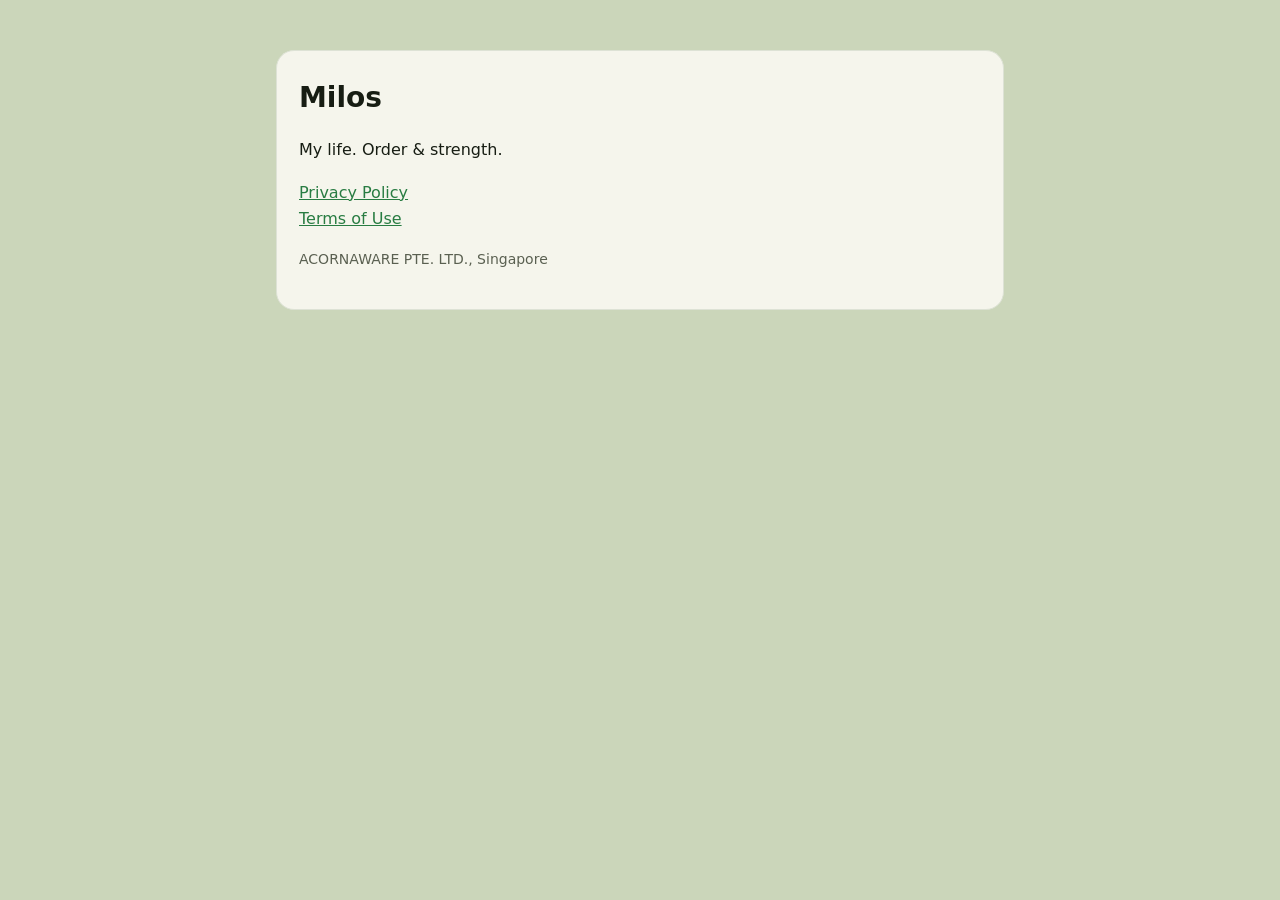
<file: index.html>
<!doctype html><html lang="en"><head><meta charset="utf-8"><meta name="viewport" content="width=device-width,initial-scale=1"><title>Milos</title><link rel="stylesheet" href="style.css"></head>
<body><main><article><h1>Milos</h1><p>My life. Order &amp; strength.</p><p><a href="privacy.html">Privacy Policy</a><br><a href="terms.html">Terms of Use</a></p><p class="muted">ACORNAWARE PTE. LTD., Singapore</p></article></main></body></html>
</file>
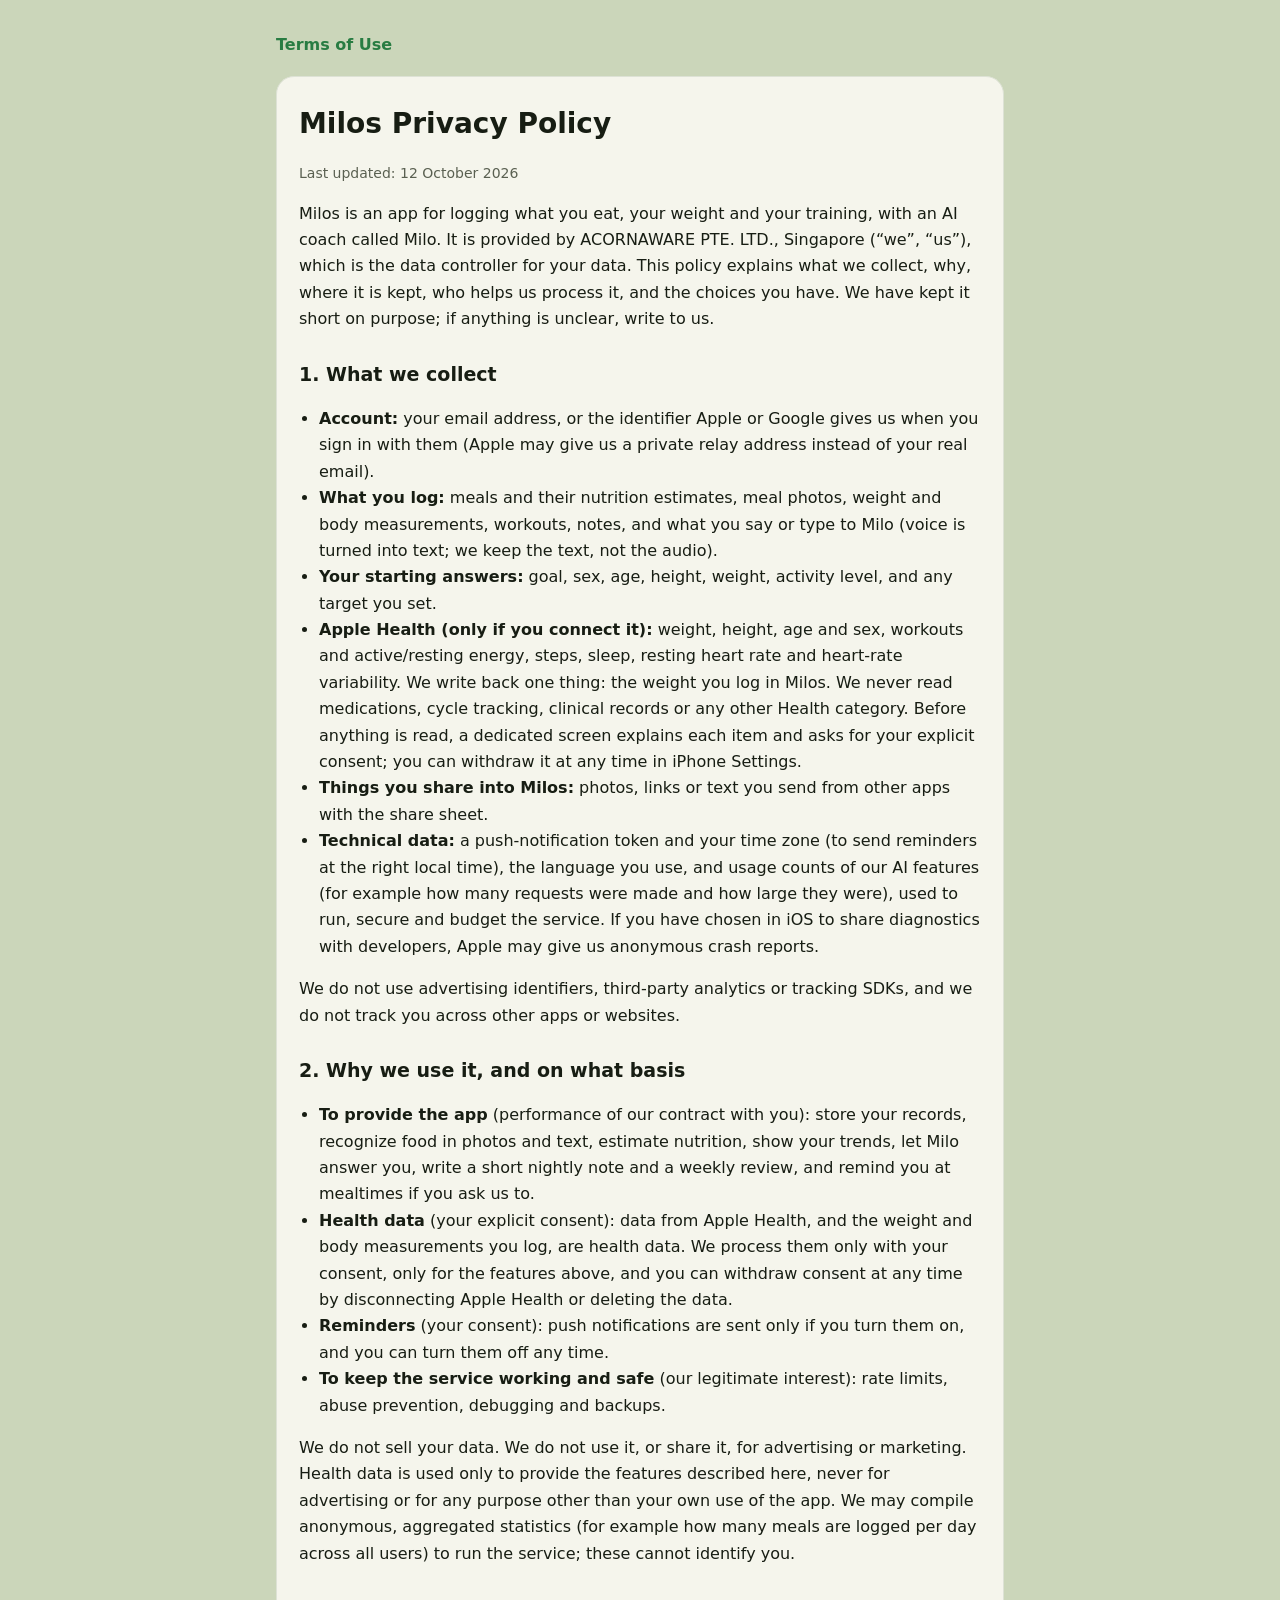
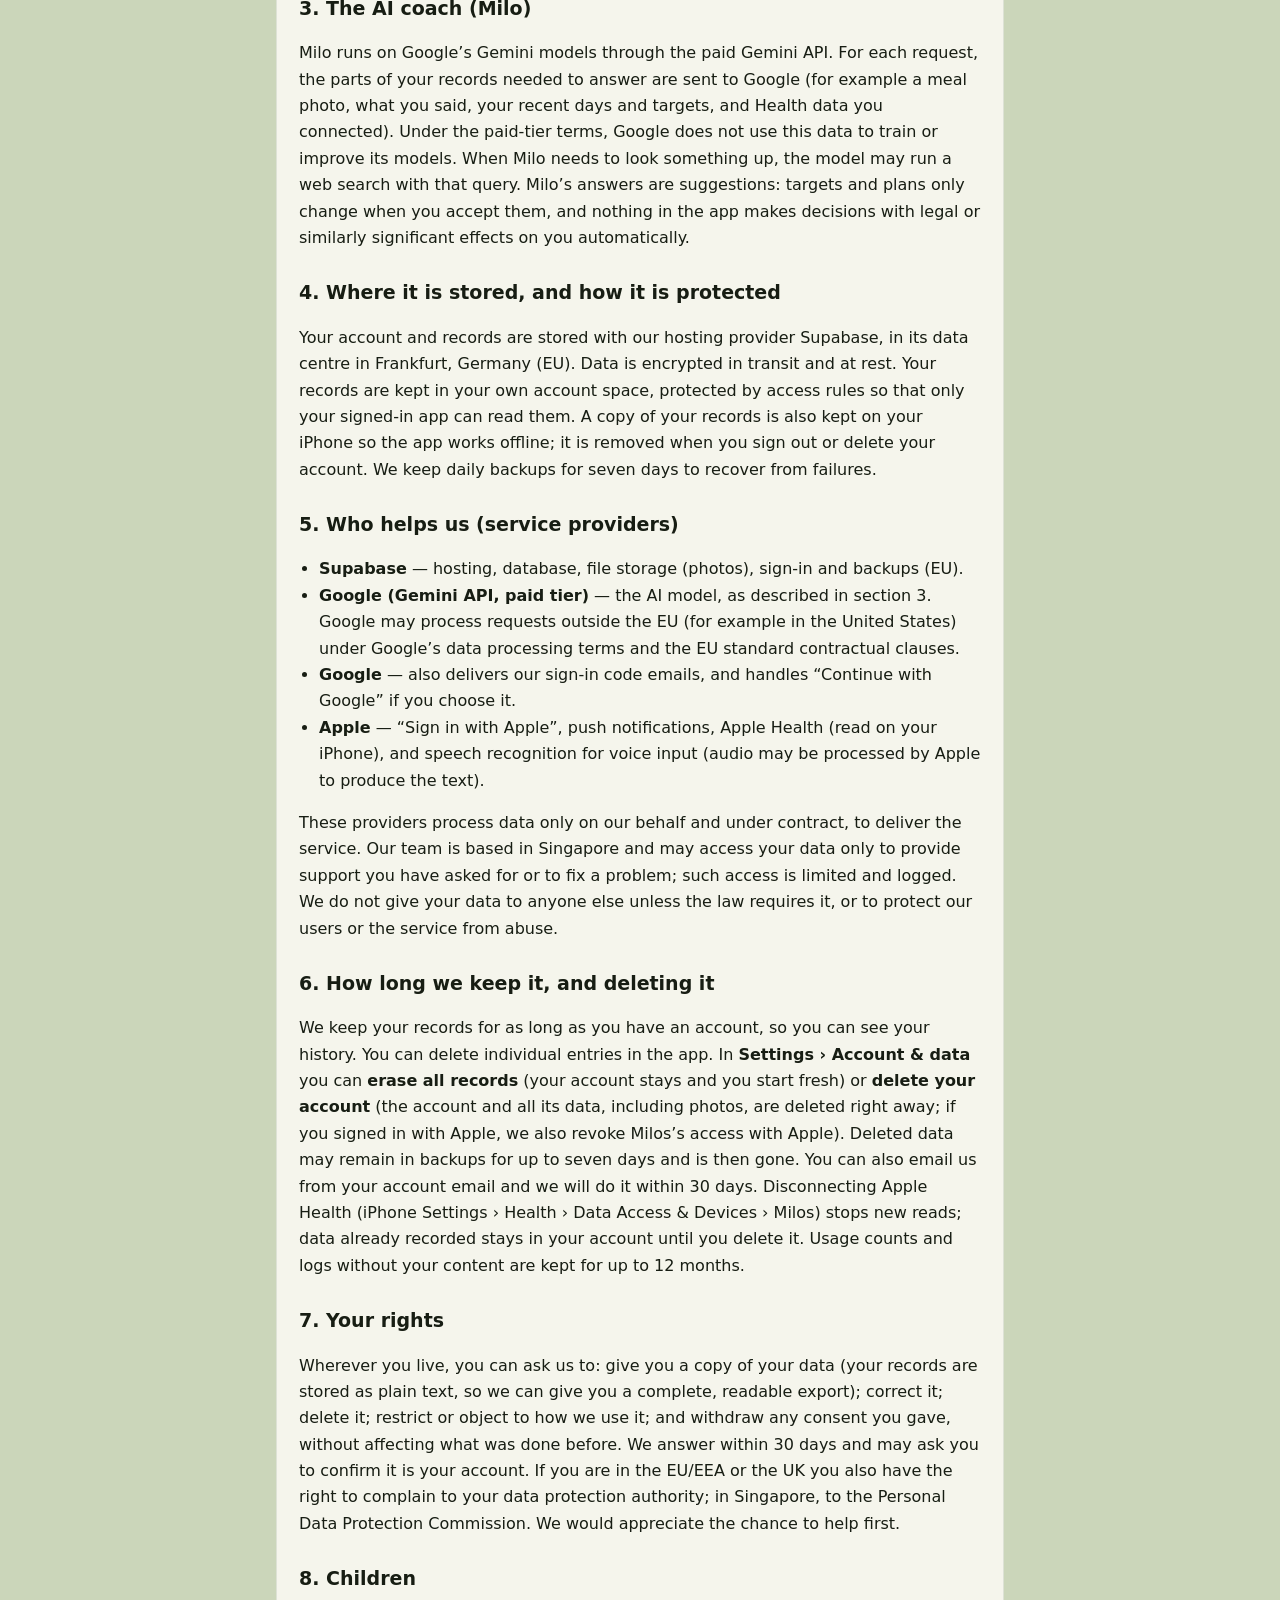
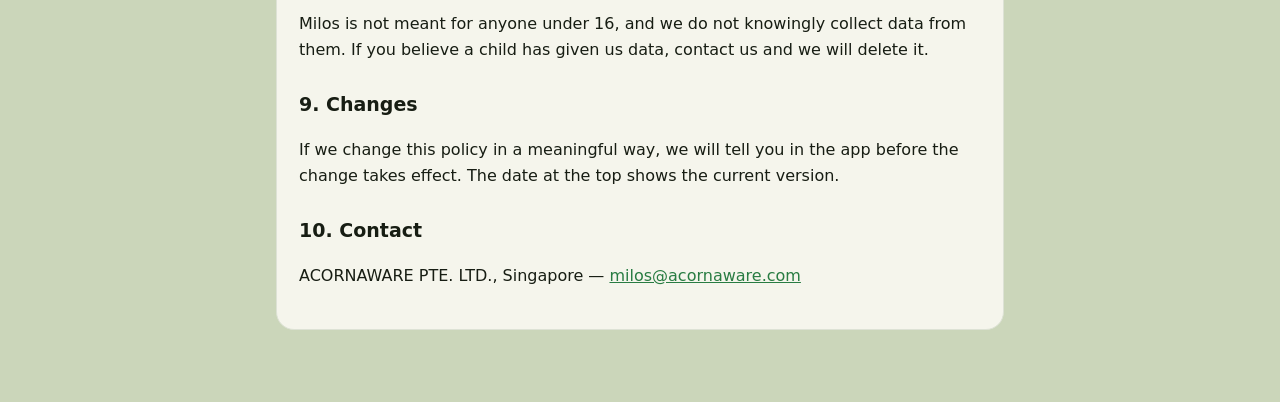
<file: privacy.html>
<!doctype html><html lang="en"><head><meta charset="utf-8"><meta name="viewport" content="width=device-width,initial-scale=1">
<title>Milos Privacy Policy</title><link rel="stylesheet" href="style.css"></head><body><main>
<nav><a href="terms.html">Terms of Use</a></nav>
<article id="en">
<h1>Milos Privacy Policy</h1>
<p class="muted">Last updated: 12 October 2026</p>
<p>Milos is an app for logging what you eat, your weight and your training, with an AI coach called Milo. It is provided by ACORNAWARE PTE. LTD., Singapore (“we”, “us”), which is the data controller for your data. This policy explains what we collect, why, where it is kept, who helps us process it, and the choices you have. We have kept it short on purpose; if anything is unclear, write to us.</p>

<h2>1. What we collect</h2>
<ul>
<li><b>Account:</b> your email address, or the identifier Apple or Google gives us when you sign in with them (Apple may give us a private relay address instead of your real email).</li>
<li><b>What you log:</b> meals and their nutrition estimates, meal photos, weight and body measurements, workouts, notes, and what you say or type to Milo (voice is turned into text; we keep the text, not the audio).</li>
<li><b>Your starting answers:</b> goal, sex, age, height, weight, activity level, and any target you set.</li>
<li><b>Apple Health (only if you connect it):</b> weight, height, age and sex, workouts and active/resting energy, steps, sleep, resting heart rate and heart-rate variability. We write back one thing: the weight you log in Milos. We never read medications, cycle tracking, clinical records or any other Health category. Before anything is read, a dedicated screen explains each item and asks for your explicit consent; you can withdraw it at any time in iPhone Settings.</li>
<li><b>Things you share into Milos:</b> photos, links or text you send from other apps with the share sheet.</li>
<li><b>Technical data:</b> a push-notification token and your time zone (to send reminders at the right local time), the language you use, and usage counts of our AI features (for example how many requests were made and how large they were), used to run, secure and budget the service. If you have chosen in iOS to share diagnostics with developers, Apple may give us anonymous crash reports.</li>
</ul>
<p>We do not use advertising identifiers, third-party analytics or tracking SDKs, and we do not track you across other apps or websites.</p>

<h2>2. Why we use it, and on what basis</h2>
<ul>
<li><b>To provide the app</b> (performance of our contract with you): store your records, recognize food in photos and text, estimate nutrition, show your trends, let Milo answer you, write a short nightly note and a weekly review, and remind you at mealtimes if you ask us to.</li>
<li><b>Health data</b> (your explicit consent): data from Apple Health, and the weight and body measurements you log, are health data. We process them only with your consent, only for the features above, and you can withdraw consent at any time by disconnecting Apple Health or deleting the data.</li>
<li><b>Reminders</b> (your consent): push notifications are sent only if you turn them on, and you can turn them off any time.</li>
<li><b>To keep the service working and safe</b> (our legitimate interest): rate limits, abuse prevention, debugging and backups.</li>
</ul>
<p>We do not sell your data. We do not use it, or share it, for advertising or marketing. Health data is used only to provide the features described here, never for advertising or for any purpose other than your own use of the app. We may compile anonymous, aggregated statistics (for example how many meals are logged per day across all users) to run the service; these cannot identify you.</p>

<h2>3. The AI coach (Milo)</h2>
<p>Milo runs on Google’s Gemini models through the paid Gemini API. For each request, the parts of your records needed to answer are sent to Google (for example a meal photo, what you said, your recent days and targets, and Health data you connected). Under the paid-tier terms, Google does not use this data to train or improve its models. When Milo needs to look something up, the model may run a web search with that query. Milo’s answers are suggestions: targets and plans only change when you accept them, and nothing in the app makes decisions with legal or similarly significant effects on you automatically.</p>

<h2>4. Where it is stored, and how it is protected</h2>
<p>Your account and records are stored with our hosting provider Supabase, in its data centre in Frankfurt, Germany (EU). Data is encrypted in transit and at rest. Your records are kept in your own account space, protected by access rules so that only your signed-in app can read them. A copy of your records is also kept on your iPhone so the app works offline; it is removed when you sign out or delete your account. We keep daily backups for seven days to recover from failures.</p>

<h2>5. Who helps us (service providers)</h2>
<ul>
<li><b>Supabase</b> — hosting, database, file storage (photos), sign-in and backups (EU).</li>
<li><b>Google (Gemini API, paid tier)</b> — the AI model, as described in section 3. Google may process requests outside the EU (for example in the United States) under Google’s data processing terms and the EU standard contractual clauses.</li>
<li><b>Google</b> — also delivers our sign-in code emails, and handles “Continue with Google” if you choose it.</li>
<li><b>Apple</b> — “Sign in with Apple”, push notifications, Apple Health (read on your iPhone), and speech recognition for voice input (audio may be processed by Apple to produce the text).</li>
</ul>
<p>These providers process data only on our behalf and under contract, to deliver the service. Our team is based in Singapore and may access your data only to provide support you have asked for or to fix a problem; such access is limited and logged. We do not give your data to anyone else unless the law requires it, or to protect our users or the service from abuse.</p>

<h2>6. How long we keep it, and deleting it</h2>
<p>We keep your records for as long as you have an account, so you can see your history. You can delete individual entries in the app. In <b>Settings › Account &amp; data</b> you can <b>erase all records</b> (your account stays and you start fresh) or <b>delete your account</b> (the account and all its data, including photos, are deleted right away; if you signed in with Apple, we also revoke Milos’s access with Apple). Deleted data may remain in backups for up to seven days and is then gone. You can also email us from your account email and we will do it within 30 days. Disconnecting Apple Health (iPhone Settings › Health › Data Access &amp; Devices › Milos) stops new reads; data already recorded stays in your account until you delete it. Usage counts and logs without your content are kept for up to 12 months.</p>

<h2>7. Your rights</h2>
<p>Wherever you live, you can ask us to: give you a copy of your data (your records are stored as plain text, so we can give you a complete, readable export); correct it; delete it; restrict or object to how we use it; and withdraw any consent you gave, without affecting what was done before. We answer within 30 days and may ask you to confirm it is your account. If you are in the EU/EEA or the UK you also have the right to complain to your data protection authority; in Singapore, to the Personal Data Protection Commission. We would appreciate the chance to help first.</p>

<h2>8. Children</h2>
<p>Milos is not meant for anyone under 16, and we do not knowingly collect data from them. If you believe a child has given us data, contact us and we will delete it.</p>

<h2>9. Changes</h2>
<p>If we change this policy in a meaningful way, we will tell you in the app before the change takes effect. The date at the top shows the current version.</p>

<h2>10. Contact</h2>
<p>ACORNAWARE PTE. LTD., Singapore — <a href="mailto:milos@acornaware.com">milos@acornaware.com</a></p>
</article>

</main></body></html>
</file>
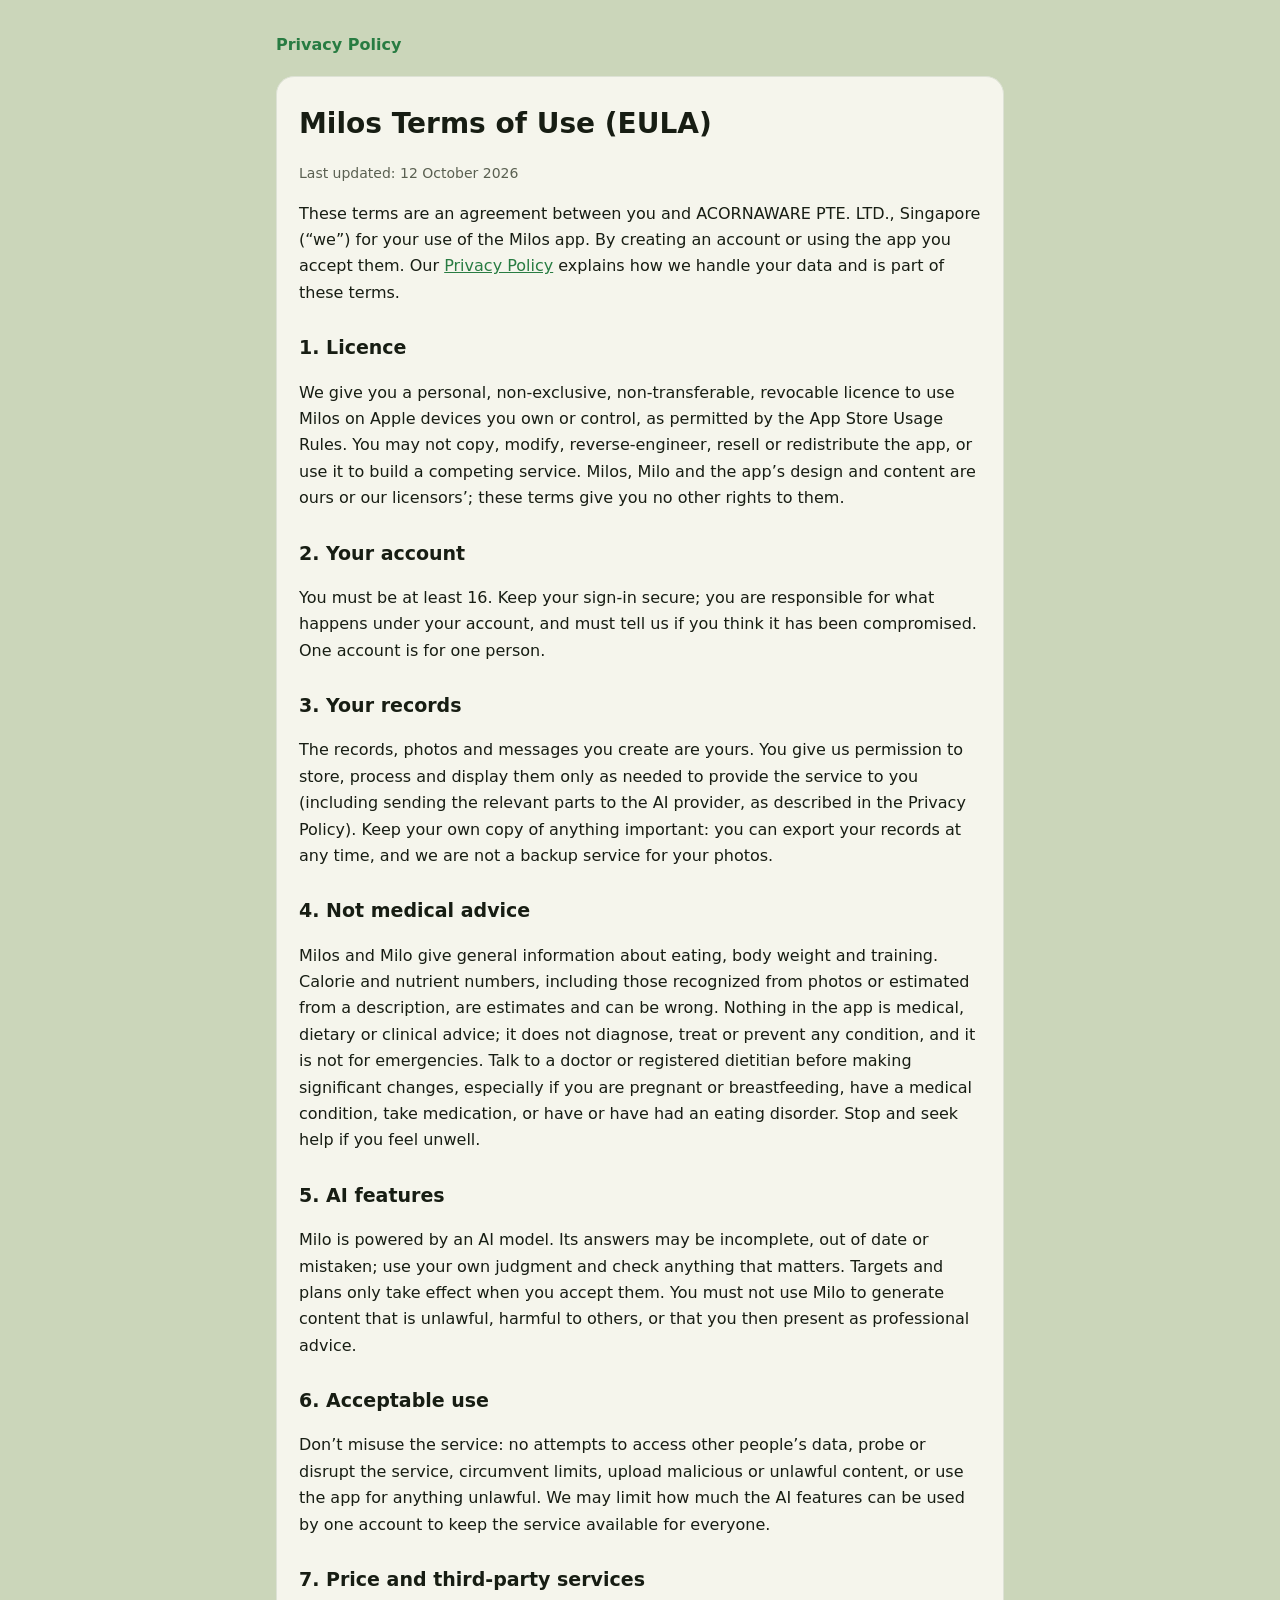
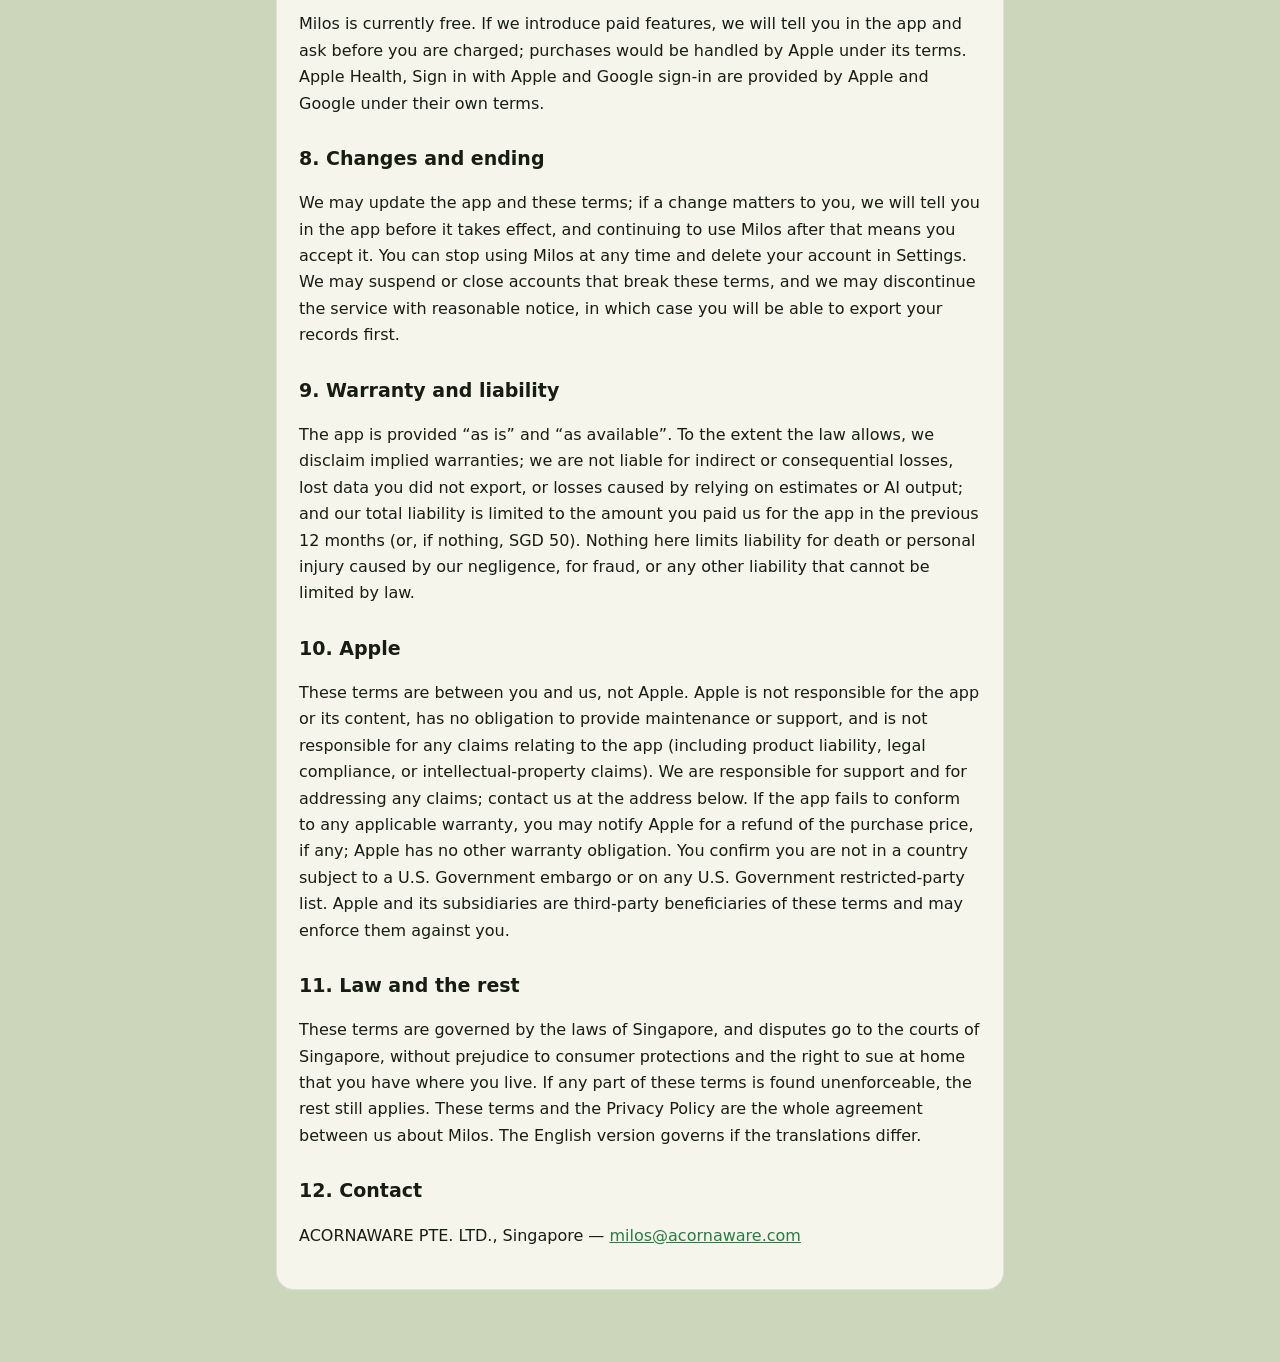
<file: terms.html>
<!doctype html><html lang="en"><head><meta charset="utf-8"><meta name="viewport" content="width=device-width,initial-scale=1">
<title>Milos Terms of Use</title><link rel="stylesheet" href="style.css"></head><body><main>
<nav><a href="privacy.html">Privacy Policy</a></nav>
<article id="en">
<h1>Milos Terms of Use (EULA)</h1>
<p class="muted">Last updated: 12 October 2026</p>
<p>These terms are an agreement between you and ACORNAWARE PTE. LTD., Singapore (“we”) for your use of the Milos app. By creating an account or using the app you accept them. Our <a href="privacy.html">Privacy Policy</a> explains how we handle your data and is part of these terms.</p>

<h2>1. Licence</h2>
<p>We give you a personal, non-exclusive, non-transferable, revocable licence to use Milos on Apple devices you own or control, as permitted by the App Store Usage Rules. You may not copy, modify, reverse-engineer, resell or redistribute the app, or use it to build a competing service. Milos, Milo and the app’s design and content are ours or our licensors’; these terms give you no other rights to them.</p>

<h2>2. Your account</h2>
<p>You must be at least 16. Keep your sign-in secure; you are responsible for what happens under your account, and must tell us if you think it has been compromised. One account is for one person.</p>

<h2>3. Your records</h2>
<p>The records, photos and messages you create are yours. You give us permission to store, process and display them only as needed to provide the service to you (including sending the relevant parts to the AI provider, as described in the Privacy Policy). Keep your own copy of anything important: you can export your records at any time, and we are not a backup service for your photos.</p>

<h2>4. Not medical advice</h2>
<p>Milos and Milo give general information about eating, body weight and training. Calorie and nutrient numbers, including those recognized from photos or estimated from a description, are estimates and can be wrong. Nothing in the app is medical, dietary or clinical advice; it does not diagnose, treat or prevent any condition, and it is not for emergencies. Talk to a doctor or registered dietitian before making significant changes, especially if you are pregnant or breastfeeding, have a medical condition, take medication, or have or have had an eating disorder. Stop and seek help if you feel unwell.</p>

<h2>5. AI features</h2>
<p>Milo is powered by an AI model. Its answers may be incomplete, out of date or mistaken; use your own judgment and check anything that matters. Targets and plans only take effect when you accept them. You must not use Milo to generate content that is unlawful, harmful to others, or that you then present as professional advice.</p>

<h2>6. Acceptable use</h2>
<p>Don’t misuse the service: no attempts to access other people’s data, probe or disrupt the service, circumvent limits, upload malicious or unlawful content, or use the app for anything unlawful. We may limit how much the AI features can be used by one account to keep the service available for everyone.</p>

<h2>7. Price and third-party services</h2>
<p>Milos is currently free. If we introduce paid features, we will tell you in the app and ask before you are charged; purchases would be handled by Apple under its terms. Apple Health, Sign in with Apple and Google sign-in are provided by Apple and Google under their own terms.</p>

<h2>8. Changes and ending</h2>
<p>We may update the app and these terms; if a change matters to you, we will tell you in the app before it takes effect, and continuing to use Milos after that means you accept it. You can stop using Milos at any time and delete your account in Settings. We may suspend or close accounts that break these terms, and we may discontinue the service with reasonable notice, in which case you will be able to export your records first.</p>

<h2>9. Warranty and liability</h2>
<p>The app is provided “as is” and “as available”. To the extent the law allows, we disclaim implied warranties; we are not liable for indirect or consequential losses, lost data you did not export, or losses caused by relying on estimates or AI output; and our total liability is limited to the amount you paid us for the app in the previous 12 months (or, if nothing, SGD 50). Nothing here limits liability for death or personal injury caused by our negligence, for fraud, or any other liability that cannot be limited by law.</p>

<h2>10. Apple</h2>
<p>These terms are between you and us, not Apple. Apple is not responsible for the app or its content, has no obligation to provide maintenance or support, and is not responsible for any claims relating to the app (including product liability, legal compliance, or intellectual-property claims). We are responsible for support and for addressing any claims; contact us at the address below. If the app fails to conform to any applicable warranty, you may notify Apple for a refund of the purchase price, if any; Apple has no other warranty obligation. You confirm you are not in a country subject to a U.S. Government embargo or on any U.S. Government restricted-party list. Apple and its subsidiaries are third-party beneficiaries of these terms and may enforce them against you.</p>

<h2>11. Law and the rest</h2>
<p>These terms are governed by the laws of Singapore, and disputes go to the courts of Singapore, without prejudice to consumer protections and the right to sue at home that you have where you live. If any part of these terms is found unenforceable, the rest still applies. These terms and the Privacy Policy are the whole agreement between us about Milos. The English version governs if the translations differ.</p>

<h2>12. Contact</h2>
<p>ACORNAWARE PTE. LTD., Singapore — <a href="mailto:milos@acornaware.com">milos@acornaware.com</a></p>
</article>

</main></body></html>
</file>
<file: style.css>
:root{--bg:#CBD6BA;--card:#F5F5EC;--text:#171D13;--muted:#5A6051;--line:#DDE2D5;--accent:#287C42}
@media (prefers-color-scheme: dark){:root{--bg:#1B2118;--card:#252C21;--text:#EEF2E9;--muted:#A7AE9C;--line:#343C2F;--accent:#6FBF85}}
*{box-sizing:border-box}
body{margin:0;background:var(--bg);color:var(--text);font:16px/1.65 -apple-system,"PingFang SC",system-ui,sans-serif}
main{max-width:760px;margin:0 auto;padding:32px 16px 72px}
article{background:var(--card);border:1px solid var(--line);border-radius:18px;padding:24px 22px;margin-top:18px}
h1{font-size:28px;margin:0 0 4px} h2{font-size:19px;margin:26px 0 6px} p,li{color:var(--text)} .muted{color:var(--muted);font-size:14px}
nav a{color:var(--accent);margin-right:14px;text-decoration:none;font-weight:600} a{color:var(--accent)} ul{padding-left:20px}
</file>
